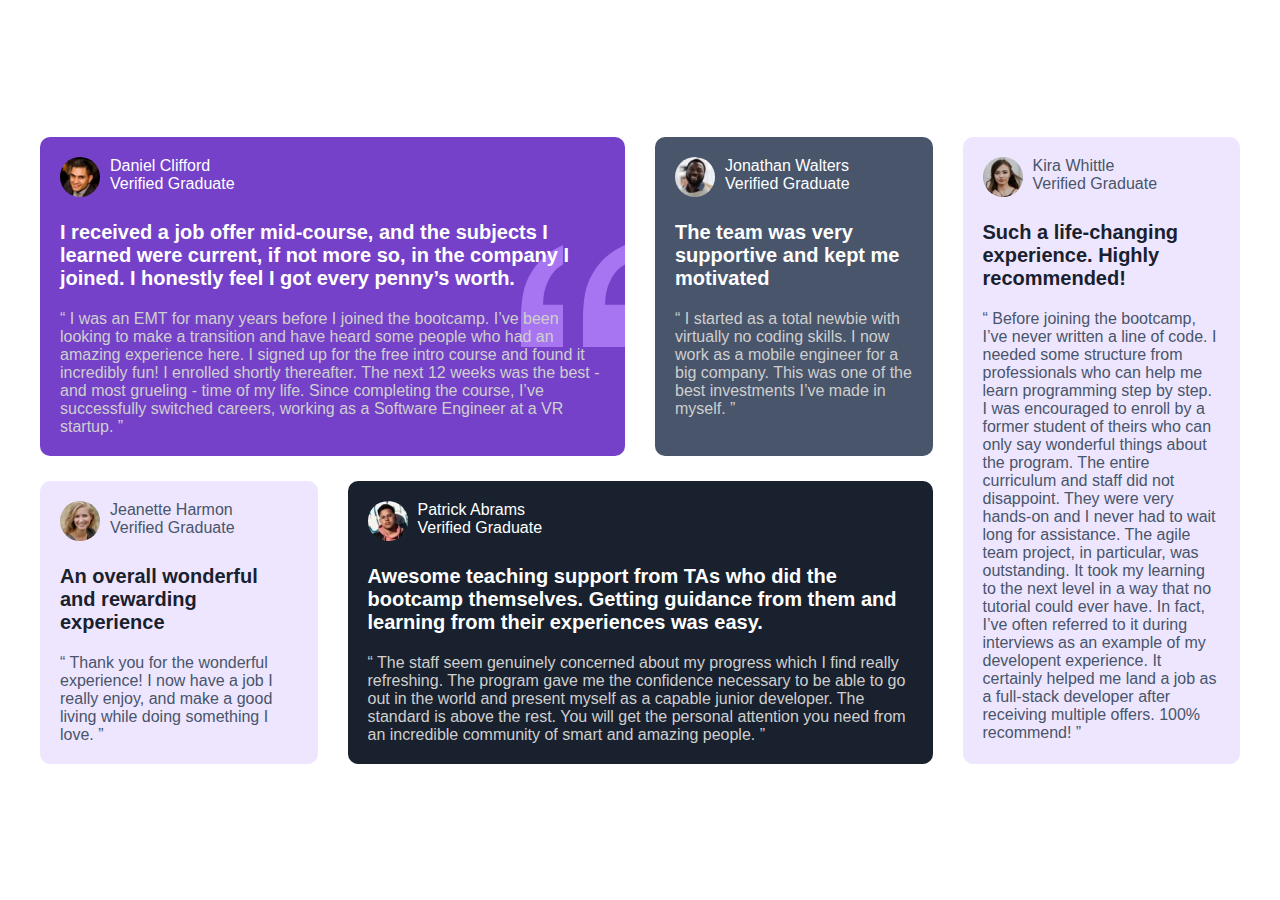
<file: testimonials-grid-section-main/index.html>
<!DOCTYPE html>
<html lang="en">
<head>
  <meta charset="UTF-8">
  <meta name="viewport" content="width=device-width, initial-scale=1.0">
  <link rel="icon" type="image/png" sizes="32x32" href="./images/favicon-32x32.png">
  <title>Frontend Mentor | [Challenge Name Here]</title>
  <link rel="stylesheet" href="style.css">
</head>
<body>
  <div class="container">
    <div class="box1 x">
      <div class="up1">
        <div class="left1">
          <img src="./images/image-daniel.jpg" alt="pic">
        </div>
        <div class="right1">
          <p>Daniel Clifford</p>
          <p>Verified Graduate</p>
        </div>
      </div>
      <div class="center1">
        <p>I received a job offer mid-course, and the subjects I learned were current, if not more so, 
          in the company I joined. I honestly feel I got every penny’s worth.</p>
      </div>
      <div class="bottom1">
        <p> “ I was an EMT for many years before I joined the bootcamp. I’ve been looking to make a 
            transition and have heard some people who had an amazing experience here. I signed up 
            for the free intro course and found it incredibly fun! I enrolled shortly thereafter. 
            The next 12 weeks was the best - and most grueling - time of my life. Since completing 
            the course, I’ve successfully switched careers, working as a Software Engineer at a VR startup. ”</p>
      </div>
    </div>
    <div class="box2 x">
      <div class="up2">
        <div class="left2">
          <img src="./images/image-jonathan.jpg" alt="pic">
        </div>
        <div class="right2">
          <p>Jonathan Walters</p>
          <p>Verified Graduate</p>
        </div>
      </div>
      <div class="center2">
        <p>The team was very supportive and kept me motivated</p>
      </div>
      <div class="bottom2">
        <p>  “ I started as a total newbie with virtually no coding skills. I now work as a mobile engineer 
            for a big company. This was one of the best investments I’ve made in myself. ”</p>
      </div>
    </div>
    
    <div class="box4 x">
      <div class="up4">
        <div class="left4">
          <img src="./images/image-jeanette.jpg" alt="pic">
        </div>
        <div class="right4">
          <p>Jeanette Harmon</p>
          <p>Verified Graduate</p>
        </div>
      </div>
      <div class="center4">
        <p>An overall wonderful and rewarding experience</p>
      </div>
      <div class="bottom4">
        <p> “ Thank you for the wonderful experience! I now have a job I really enjoy, and make a good living 
            while doing something I love. ”</p>
      </div>
    </div>
    <div class="box5 x">
      <div class="up5">
        <div class="left5">
          <img src="./images/image-patrick.jpg" alt="pic">
        </div>
        <div class="right5">
          <p>Patrick Abrams</p>
          <p>Verified Graduate</p>
        </div>
      </div>
      <div class="center5">
        <p>Awesome teaching support from TAs who did the bootcamp themselves. Getting guidance from them and 
           learning from their experiences was easy.</p>
      </div>
      <div class="bottom5">
        <p>“ The staff seem genuinely concerned about my progress which I find really refreshing. The program 
            gave me the confidence necessary to be able to go out in the world and present myself as a capable 
            junior developer. The standard is above the rest. You will get the personal attention you need from 
            an incredible community of smart and amazing people. ”</p>
      </div>
    </div>
    <div class="box3 x">
      <div class="up3">
        <div class="left3">
          <img src="./images/image-kira.jpg" alt="pic">
        </div>
        <div class="right3">
          <p>Kira Whittle</p>
          <p>Verified Graduate</p>
        </div>
      </div>
      <div class="center3">
        <p>Such a life-changing experience. Highly recommended!</p>
      </div>
      <div class="bottom3">
        <p>“ Before joining the bootcamp, I’ve never written a line of code. I needed some structure from 
            professionals who can help me learn programming step by step. I was encouraged to enroll by a former 
            student of theirs who can only say wonderful things about the program. The entire curriculum and staff 
            did not disappoint. They were very hands-on and I never had to wait long for assistance. The agile team 
            project, in particular, was outstanding. It took my learning to the next level in a way that no tutorial 
            could ever have. In fact, I’ve often referred to it during interviews as an example of my developent 
            experience. It certainly helped me land a job as a full-stack developer after receiving multiple offers. 
            100% recommend! ”</p>
      </div>
    </div>
  </div>
  
</body>
</html>
</file>
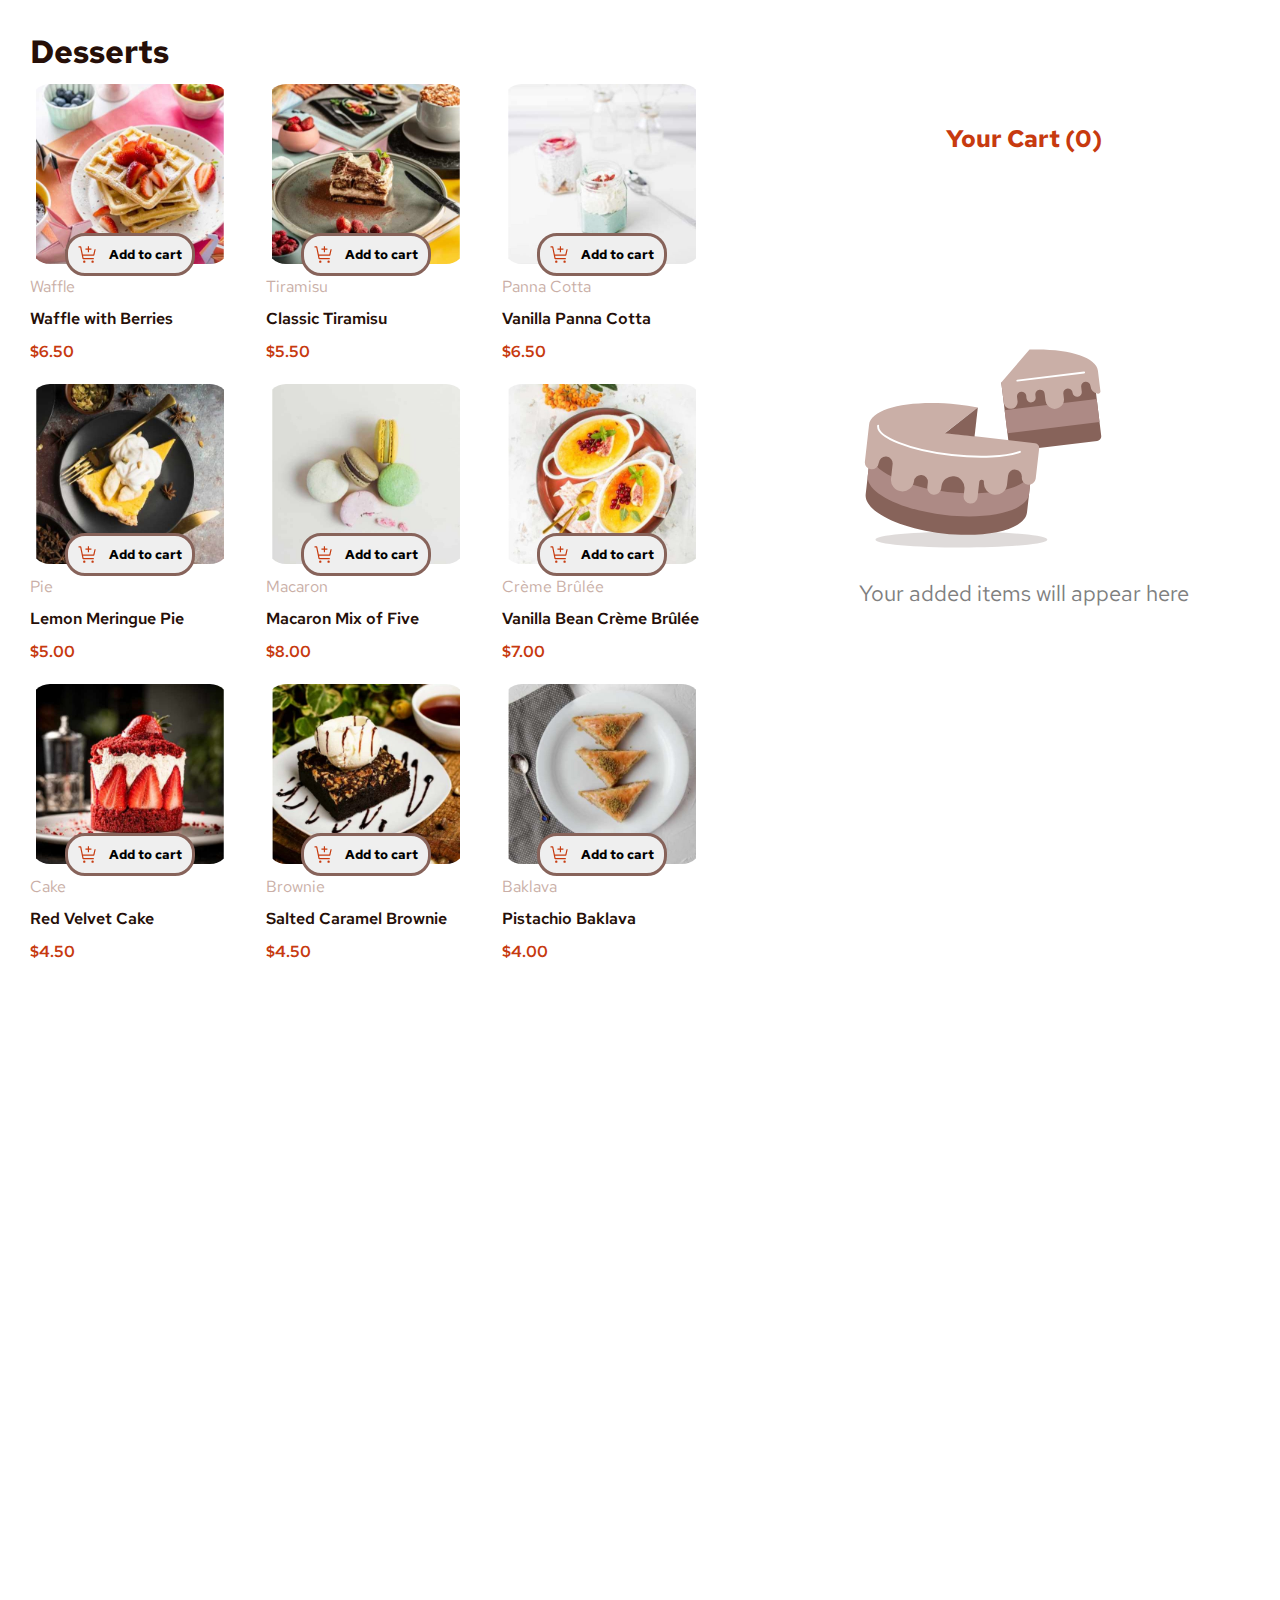
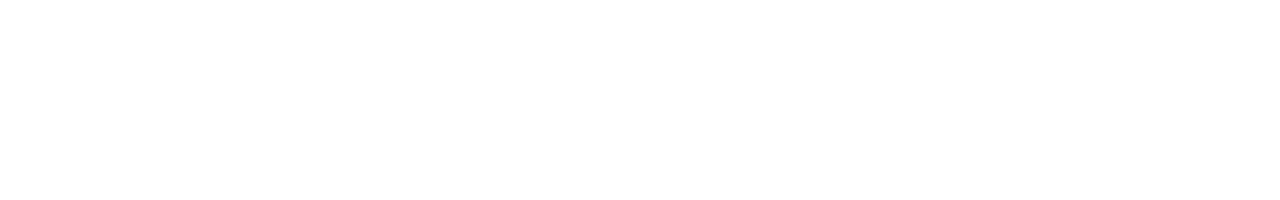
<file: product-list-with-cart-main/product-list-with-cart-main/index.html>
<!DOCTYPE html>
<html lang="en">
<head>
  <meta charset="UTF-8">
  <meta name="viewport" content="width=device-width, initial-scale=1.0"> 
  <link rel="icon" type="image/png" sizes="32x32" href="./assets/images/favicon-32x32.png">
  <title>Frontend Mentor | Product list with cart</title>
  <link rel="stylesheet" href="./style1.css">
</head>
<body>
  <main>
    <div class="container">
      <div class="left">
        <div class="heading">
          <h1>Desserts</h1>
        </div>
          <div class="meals">
            <div class="card x1">
              <div class="top1">
                <button> <img src="./assets/images/icon-add-to-cart.svg"> Add to cart</button>
              </div>
              <p class="p1">Waffle</p>
              <p class="p2">Waffle with Berries</p>
              <p class="p3">$6.50</p>
            </div>
          

            <div class="card x2">
              <div class="top2">
                <button> <img src="./assets/images/icon-add-to-cart.svg"> Add to cart</button>
              </div>
              <p class="p1">Tiramisu</p>
              <p class="p2">Classic Tiramisu</p>
              <p class="p3">$5.50</p>
            </div>
            

            <div class="card x3">
              <div class="top3">
                <button> <img src="./assets/images/icon-add-to-cart.svg"> Add to cart</button>
              </div>
              <p class="p1">Panna Cotta</p>
              <p class="p2">Vanilla Panna Cotta</p>
              <p class="p3">$6.50</p>
            </div>
            

            <div class="card x4">
              <div class="top4">
                <button> <img src="./assets/images/icon-add-to-cart.svg"> Add to cart</button>
              </div>
              <p class="p1">Pie</p>
              <p class="p2">Lemon Meringue Pie</p>
              <p class="p3">$5.00</p>
            </div>
            

            <div class="card x5">
              <div class="top5">
                <button> <img src="./assets/images/icon-add-to-cart.svg"> Add to cart</button>
              </div>
              <p class="p1">Macaron</p>
              <p class="p2">Macaron Mix of Five</p>
              <p class="p3">$8.00</p>
            </div>
            

            <div class="card x6">
              <div class="top6">
                <button> <img src="./assets/images/icon-add-to-cart.svg"> Add to cart</button>
              </div>
              <p class="p1">Crème Brûlée</p>
              <p class="p2">Vanilla Bean Crème Brûlée</p>
              <p class="p3">$7.00</p>
            </div>
            

            <div class="card x7">
              <div class="top7">
                <button> <img src="./assets/images/icon-add-to-cart.svg"> Add to cart</button>
              </div>
              <p class="p1">Cake</p>
              <p class="p2">Red Velvet Cake</p>
              <p class="p3">$4.50</p>
            </div>
            

            <div class="card x8">
              <div class="top8">
                <button> <img src="./assets/images/icon-add-to-cart.svg"> Add to cart</button>
              </div>
              <p class="p1">Brownie</p>
              <p class="p2">Salted Caramel Brownie</p>
              <p class="p3">$4.50</p>
            </div>
            

            <div class="card x9">
              <div class="top9">
                <button> <img src="./assets/images/icon-add-to-cart.svg"> Add to cart</button>
              </div>
              <p class="p1">Baklava</p>
              <p class="p2">Pistachio Baklava</p>
              <p class="p3">$4.00</p>
            </div>
          </div>
      </div>



      <div class="right">
        <div class="heading2">
          <h2>Your Cart (<span>0</span>)</h2>
        </div>
        <div class="cart">
          <img src="./assets/images/illustration-empty-cart.svg" alt="pic">
          <p id="txt1">Your added items will appear here</p>
        </div>
      </div>
    </div>
  </main>


</body>
</html>
</file>
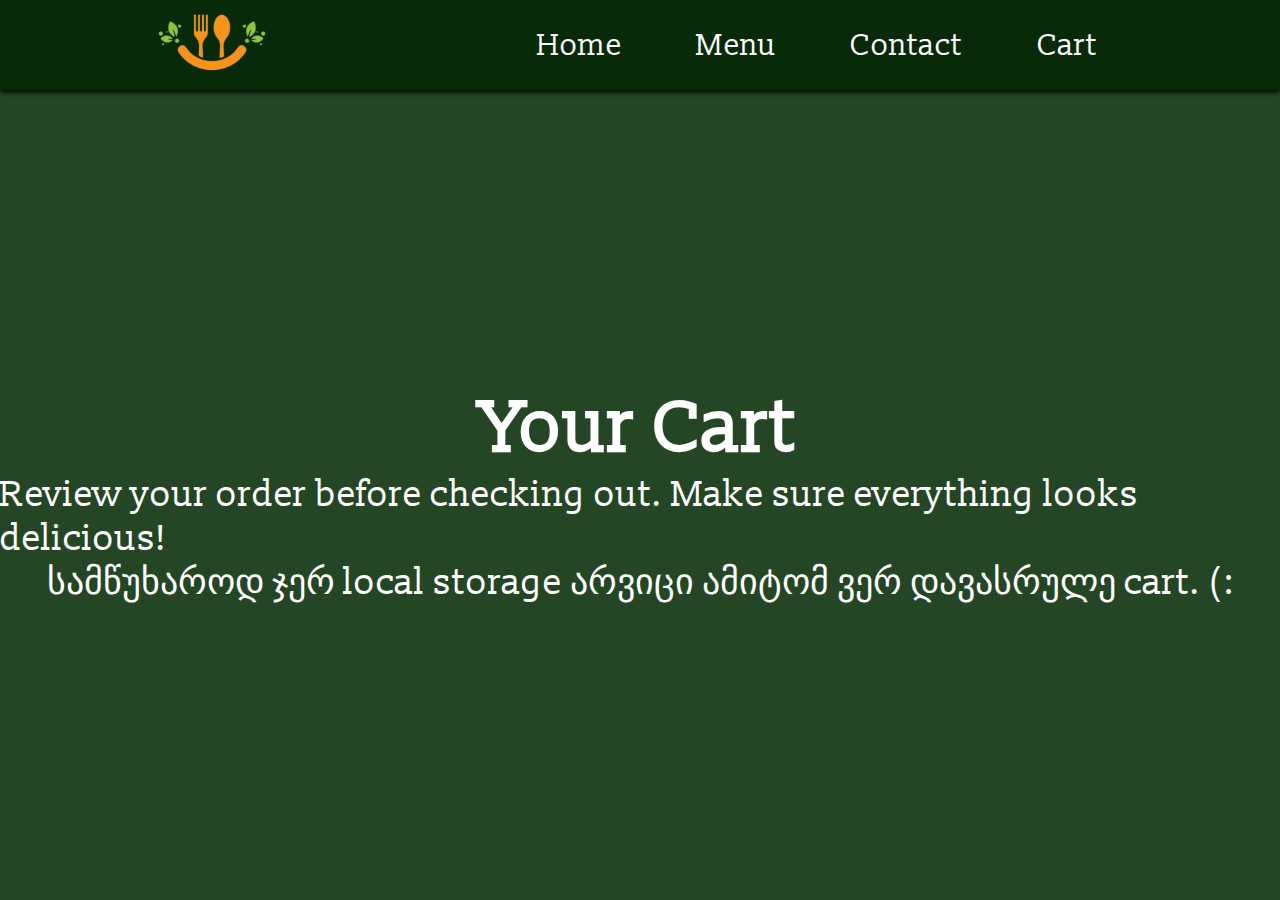
<file: mentor exams/cafe/cart.html>
<!DOCTYPE html>
<html lang="en">
<head>
    <meta charset="UTF-8">
    <meta name="viewport" content="width=device-width, initial-scale=1.0">
    <title>Document</title>
    <link rel="stylesheet" href="./CSS/style4.css">
</head>
<body>
    <header>
        <div class="logo">
            <img src="./img/logo.png" alt="logo" id="logo1">
        </div>
        <div class="nav1">
             <nav>
                <a href="./index.html">Home</a>
                <a href="./menu.html">Menu</a>
                <a href="./contact.html">Contact</a>
                <a href="" id="cart1">Cart</a>
            </nav>
        </div>
    </header>

    <main>
        <h1>Your Cart</h1>

        <p>Review your order before checking out. Make sure everything looks delicious!</p>

        <p>სამწუხაროდ ჯერ local storage არვიცი ამიტომ ვერ დავასრულე cart. (:</p>
    </main>
    
</body>
</html>
</file>
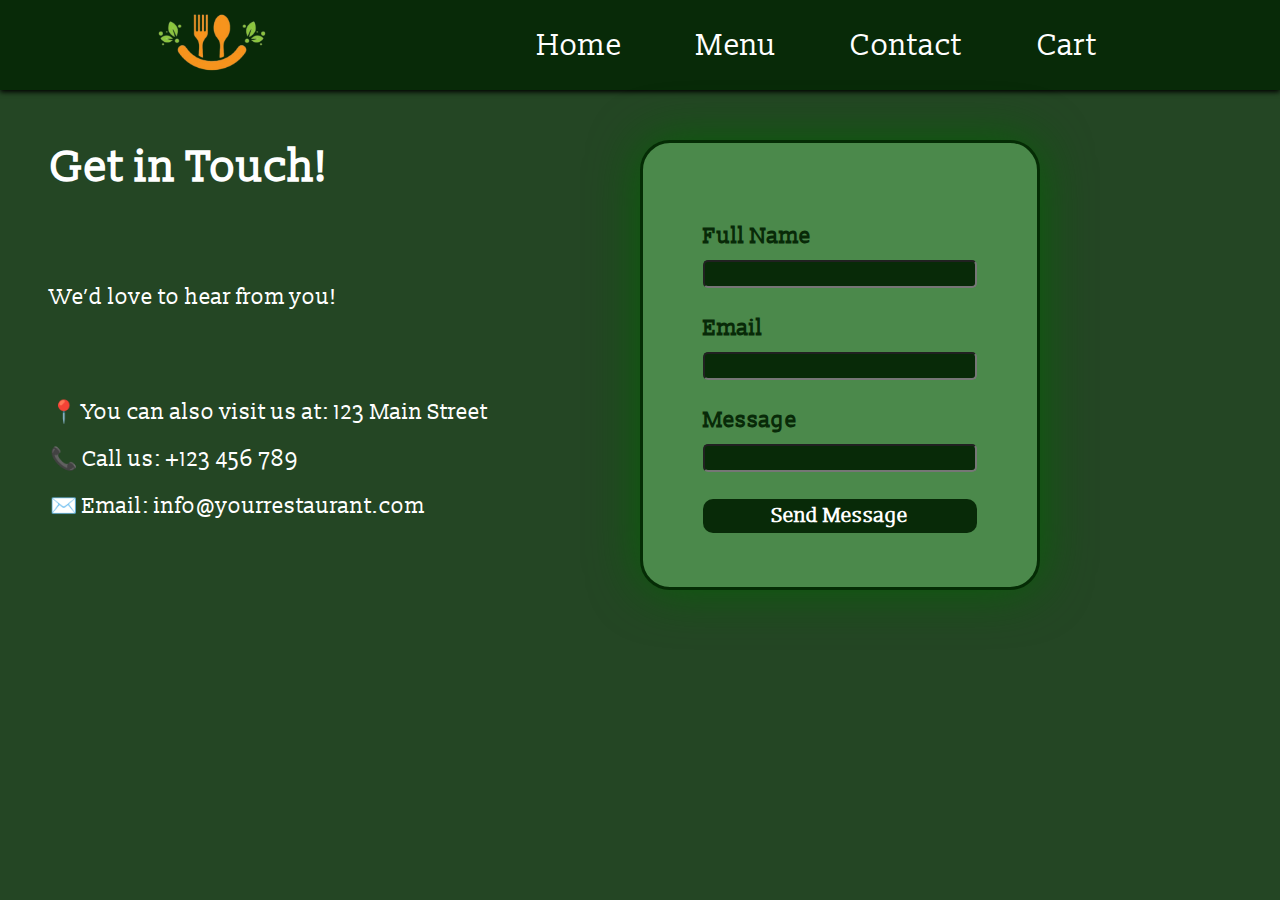
<file: mentor exams/cafe/contact.html>
<!DOCTYPE html>
<html lang="en">
<head>
    <meta charset="UTF-8">
    <meta name="viewport" content="width=device-width, initial-scale=1.0">
    <title>Document</title>
    <link rel="stylesheet" href="./CSS/style3.css">
</head>
<body>
    <header>
        <div class="logo">
            <img src="./img/logo.png" alt="logo" id="logo1">
        </div>
        <div class="nav1">
             <nav>
                <a href="./index.html">Home</a>
                <a href="./menu.html">Menu</a>
                <a href="#">Contact</a>
                <a href="./cart.html">Cart</a>
            </nav>
        </div>
    </header>

    <main>
        <div class="left">
            <h1>Get in Touch!</h1>
            <div class="up">
                <p>We’d love to hear from you!</p>
            </div>
            <div class="bottom">
                <p>📍 You can also visit us at: 123 Main Street</p>
                <p>📞 Call us: +123 456 789</p>
                <p>✉️ Email: info@yourrestaurant.com</p>
            </div>
        </div>
        <div class="right">
            <form>
                <label for="f1">Full Name</label>
                <input type="text" id="f1" required> <br>

                <label for="f2">Email</label>
                <input type="email" id="f2" required> <br>

                <label for="f3">Message</label>
                <input type="text" id="f3" required> <br>

                <button type="submit" id="btn2">Send Message</button>

            </form>
        </div>
    </main>
    
</body>
</html>
</file>
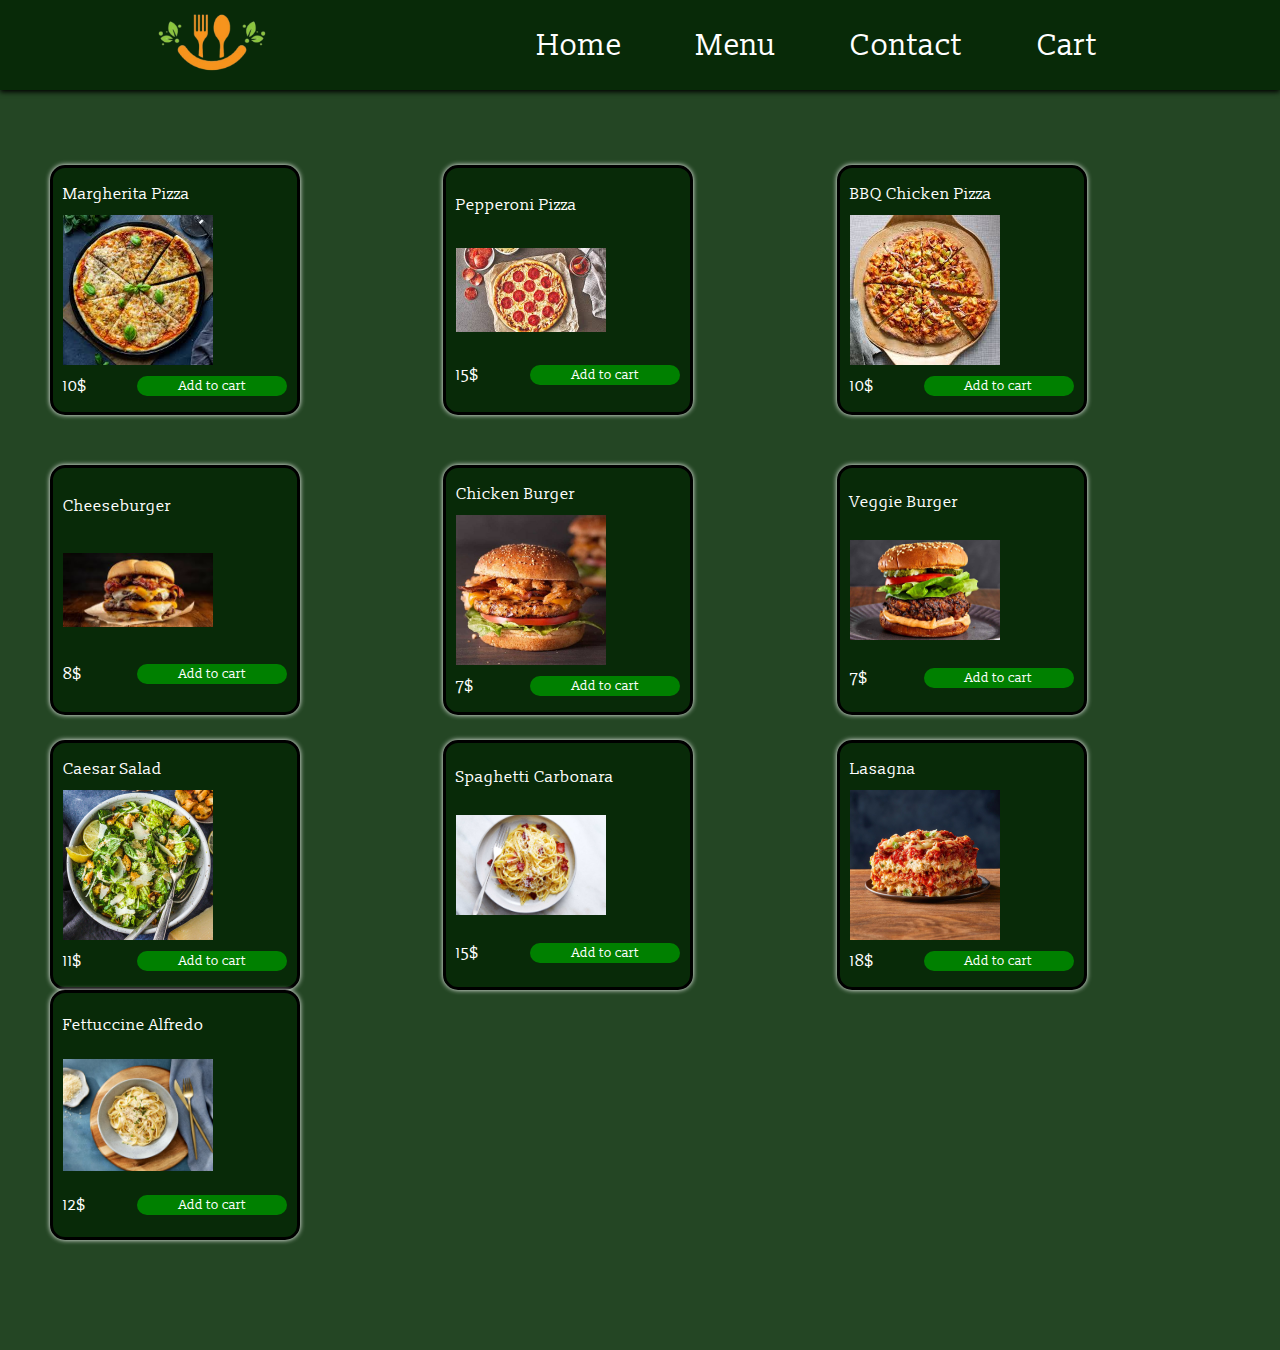
<file: mentor exams/cafe/menu.html>
<!DOCTYPE html>
<html lang="en">
<head>
    <meta charset="UTF-8">
    <meta name="viewport" content="width=device-width, initial-scale=1.0">
    <title>Menu</title>
    <link rel="stylesheet" href="./CSS/style2.css">
</head>
<body>
    <header>
        <div class="logo">
            <img src="./img/logo.png" alt="logo" id="logo1">
        </div>
        <div class="nav1">
             <nav>
                <a href="./index.html">Home</a>
                <a href="#">Menu</a>
                <a href="./contact.html">Contact</a>
                <a href="./cart.html">Cart</a>
            </nav>
        </div>
    </header>

    <main>

        <div class="card">
            <p class="title2">Margherita Pizza</p>
            <img src="./img/cdpic1.jpg" alt="" class="cardimg">
            <div class="combined">
                <p class="price">10$</p>
                <button class="btn1">Add to cart</button>
            </div>
        </div>

        <div class="card">
            <p class="title2">Pepperoni Pizza</p>
            <img src="./img/cdpic2.jpg" alt="" class="cardimg">
            <div class="combined">
                <p class="price">15$</p>
                <button class="btn1">Add to cart</button>
            </div>
        </div>

        <div class="card">
            <p class="title2">BBQ Chicken Pizza</p>
            <img src="./img/cdpic3.jpg" alt="" class="cardimg">
            <div class="combined">
                <p class="price">10$</p>
                <button class="btn1">Add to cart</button>
            </div>
        </div>

        <div class="card">
            <p class="title2">Cheeseburger</p>
            <img src="./img/cdpic4.jpg" alt="" class="cardimg">
            <div class="combined">
                <p class="price">8$</p>
                <button class="btn1">Add to cart</button>
            </div>
        </div>

        <div class="card">
            <p class="title2">Chicken Burger</p>
            <img src="./img/cdpic5.jpg" alt="" class="cardimg">
            <div class="combined">
                <p class="price">7$</p>
                <button class="btn1">Add to cart</button>
            </div>
        </div>

        <div class="card">
            <p class="title2">Veggie Burger</p>
            <img src="./img/cdpic6.jpg" alt="" class="cardimg">
            <div class="combined">
                <p class="price">7$</p>
                <button class="btn1">Add to cart</button>
            </div>
        </div>

        <div class="card">
            <p class="title2">Caesar Salad</p>
            <img src="./img/cdpic7.jpg" alt="" class="cardimg">
            <div class="combined">
                <p class="price">11$</p>
                <button class="btn1">Add to cart</button>
            </div>
        </div>

        <div class="card">
            <p class="title2">Spaghetti Carbonara</p>
            <img src="./img/cdpic8.jpg" alt="14$" class="cardimg">
            <div class="combined">
                <p class="price">15$</p>
                <button class="btn1">Add to cart</button>
            </div>
        </div>

        <div class="card">
            <p class="title2">Lasagna</p>
            <img src="./img/cdpic9.jpg" alt="" class="cardimg">
            <div class="combined">
                <p class="price">18$</p>
                <button class="btn1">Add to cart</button>
            </div>
        </div>

        <div class="card">
            <p class="title2">Fettuccine Alfredo</p>
            <img src="./img/cdpic10.jpg" alt="" class="cardimg">
            <div class="combined">
                <p class="price">12$</p>
                <button class="btn1">Add to cart</button>
            </div>
        </div>


    </main>
</body>
</html>
</file>
<file: testimonials-grid-section-main/style.css>
*{
    margin: 0;
    padding: 0;
    box-sizing: border-box;
    font-family: sans-serif;
}

body{
    height: 100vh;
    display: flex;
    justify-content: center;
    align-items: center;
}

.container{
    width: 1200px;
    display: grid;
    column-gap: 30px;
    row-gap: 25px;
    grid-template-columns: repeat(4, 1fr);
    grid-template-rows: repeat(2, min-content);
}

.x{
    gap: 20px;
    padding: 20px;
    border-radius: 10px;
    box-shadow: 0 4px 8px black 0.1;
    display: flex;
    flex-direction: column;
}

.up1, .up2, .up3, .up4, .up5{
    display: flex;
    gap: 10px;
}



img{
    border-radius: 50%;
    width: 40px;
}

.box1{
    background-image: url("./images/bg-pattern-quotation.svg");
    background-repeat: no-repeat;
    background-position:right;
    grid-column: 1/3;
    background-color: hsl(263, 55%, 52%);
}

.box2{
    grid-column: 3/4;
    background-color: hsl(217, 19%, 35%);
}

.box3{
    grid-row: 1/-1;
    grid-column: 4/5;
    background-color: hsl(260, 100%, 95%);
}

.box4{
    grid-column: 1/2;
    grid-row: 2/3;
    background-color: hsl(260, 100%, 95%);
}

.box5{
    grid-column: 2/4;
    grid-row: 2/3;
    background-color: hsl(219, 29%, 14%);
}

.center1, .center2, .center5{
    color: white;
    font-size: 20px;
    font-weight: 700;
}

.up1, .up2, .up5{
    color: white;
}

.bottom1, .bottom2, .bottom5{
    color: hsl(0, 0%, 81%);
}

.center3, .center4{
    font-size: 20px;
    font-weight: 700;
    color: hsl(219, 29%, 14%);
}

.up3, .up4{
    color: hsl(217, 19%, 35%) ;
}

.bottom3, .bottom4{
    color: hsl(217, 19%, 35%);
}


@media (max-width: 1100px) {
    .container {
        grid-template-columns: repeat(3,1fr);
        grid-template-rows: repeat(3, min-content);
        width: 90%;
    }
    
    .box1{
        grid-column: 1/3;
    }

    .box2{
        grid-column: 3/4;
    }

    .box3{
        grid-row: 1/-1;
        grid-column: 4/5;
    }

    .box4{
        grid-column: 1/2;
        grid-row: 2/3;
    }

    .box5{
        grid-column: 2/4;
        grid-row: 2/3;
    }
}

@media (max-width: 850px) {
    .container{
        grid-template-columns: repeat(auto-fill, minmax(50%, 1fr));
        grid-template-rows: minmax(auto,auto);
    }

    .x{
        grid-row: unset;
        grid-column: unset;
    }
}
</file>
<file: product-list-with-cart-main/product-list-with-cart-main/style1.css>
@import url('https://fonts.googleapis.com/css2?family=Red+Hat+Text:ital,wght@0,300..700;1,300..700&display=swap');

*{
    font-family:"Red Hat Text";
    margin: 0;
    padding: 0;
    box-sizing: border-box;
}


body{
    height: 200vh;
    width: 100%;
    display: flex;
    justify-content: center;
    align-items: center;
}

main{
    height: 200vh;
    width: 100%;
}

.container{
    height: 200vh;
    width: 100%;
    display: flex;
}

.left{
    padding: 30px;
    height: 200vh;
    width: 60%;
}

.right{
    padding: 30px;
    height: 100vh;
    width: 40%;
    display: flex;
    flex-direction: column;
    align-items: center;
    justify-content: center;
    
}

.right div{
    margin-bottom: 170px;
}

.right img{
    width: 250px;

}

.meals{
    display: grid;
    grid-template-columns: repeat(3,1fr);
    grid-template-rows: repeat(3,1fr);
}

.heading{
    font-weight: 700;
    color: hsl(14, 65%, 9%);
}

.heading2{
    font-weight: 700;
    color: hsl(14, 86%, 42%);
}

#txt1{
    font-size: 22px;
    color: gray;
}







.card{
    border-radius: 10px;
    height: 300px;
    width: 200px;
    display: flex;
    flex-direction: column;
    justify-content: space-evenly;
    
}

.card button{
    font-weight: 700;
    border-radius: 20px;
    padding: 9px 5px;
    width: 130px;
    cursor: pointer;
    display: flex;
    justify-content: space-around;
    align-items: center;
    align-self: center;
    margin-top: 160px;
    border: 3px solid hsl(12, 20%, 44%);
    transition: 0.3s;
    
}

.card button:hover{
    color: hsl(14, 86%, 42%);
    border: 3px solid hsl(14, 86%, 42%);

}

.card button img{
    width: 20px;
}

.p1{
    color: hsl(14, 25%, 72%);
    
}

.p2{
    color: hsl(14, 65%, 9%);
    font-weight: 600;
}

.p3{
    color: hsl(14, 86%, 42%);
    font-weight: 600;
}







.top1{
    display: flex;
    justify-content: center;
    border-radius: 20px;
    height: 60%;
    width: 100%;
    background-image: url("./assets/images/image-waffle-desktop.jpg");
    background-size: contain;
    background-repeat: no-repeat;
    background-position: center;
}

.top2{
    display: flex;
    justify-content: center;
    border-radius: 20px;
    height: 60%;
    width: 100%;
    background-image: url("./assets/images/image-tiramisu-desktop.jpg");
    background-size: contain;
    background-repeat: no-repeat;
    background-position: center;
}

.top3{
    display: flex;
    justify-content: center;
    border-radius: 20px;
    height: 60%;
    width: 100%;
    background-image: url("./assets/images/image-panna-cotta-desktop.jpg");
    background-size: contain;
    background-repeat: no-repeat;
    background-position: center;
}

.top4{
    display: flex;
    justify-content: center;
    border-radius: 20px;
    height: 60%;
    width: 100%;
    background-image: url("./assets/images/image-meringue-desktop.jpg");
    background-size: contain;
    background-repeat: no-repeat;
    background-position: center;
}

.top5{
    display: flex;
    justify-content: center;
    border-radius: 20px;
    height: 60%;
    width: 100%;
    background-image: url("./assets/images/image-macaron-desktop.jpg");
    background-size: contain;
    background-repeat: no-repeat;
    background-position: center;
}

.top6{
    display: flex;
    justify-content: center;
    border-radius: 20px;
    height: 60%;
    width: 100%;
    background-image: url("./assets/images/image-creme-brulee-desktop.jpg");
    background-size: contain;
    background-repeat: no-repeat;
    background-position: center;
}

.top7{
    display: flex;
    justify-content: center;
    border-radius: 20px;
    height: 60%;
    width: 100%;
    background-image: url("./assets/images/image-cake-desktop.jpg");
    background-size: contain;
    background-repeat: no-repeat;
    background-position: center;
}

.top8{
    display: flex;
    justify-content: center;
    border-radius: 20px;
    height: 60%;
    width: 100%;
    background-image: url("./assets/images/image-brownie-desktop.jpg");
    background-size: contain;
    background-repeat: no-repeat;
    background-position: center;
}

.top9{
    display: flex;
    justify-content: center;
    border-radius: 20px;
    height: 60%;
    width: 100%;
    background-image: url("./assets/images/image-baklava-desktop.jpg");
    background-size: contain;
    background-repeat: no-repeat;
    background-position: center;
}

@media (max-width: 1200px){
    .container{
        display: block;
    }
}

@media (max-width: 600px ){
    
    .heading{
        font-size: 20px;
    }

    .heading2{
        font-size: 18px;
    }
    .meals{
        grid-template-columns: repeat(2,1fr);
        grid-template-rows: repeat(1fr);

    }
}

@media (max-width: 480px){
    .meals{
        grid-template-columns: repeat(1,1fr);
        grid-template-rows: repeat(1fr);

    }
}
</file>
<file: mentor exams/cafe/CSS/style4.css>
@import url('https://fonts.googleapis.com/css2?family=Slabo+13px&display=swap');

*{
    font-family: "Slabo 13px", serif; ;
    margin: 0;
    padding: 0;
    box-sizing: border-box;
}

body{
    height: 100vh;
    width: 100%;
    background-color: rgb(36, 70, 36);
    
    
    

}

header{
    
    display: flex;
    justify-content: space-around;
    align-items: center;
    height: 10vh;
    background-color: rgb(8, 42, 8);
    box-shadow: 0px 2px 5px black;

}

#logo1{
    width: 200px;
}



.nav1 a{
    margin-right: 70px;
    text-decoration: none;
    color: white;
    font-size: 30px;
    transition: 0.3s;

}

.nav1 a:hover{
    color: rgb(76, 147, 76);
    
}

main{
    height: 90vh;
    color: white;
    font-size: 36px;
    display: flex;
    flex-direction: column;
    justify-content: center;
    align-items: center;
}
</file>
<file: mentor exams/cafe/CSS/style3.css>
@import url('https://fonts.googleapis.com/css2?family=Slabo+13px&display=swap');

*{
    font-family: "Slabo 13px", serif; ;
    margin: 0;
    padding: 0;
    box-sizing: border-box;
}

body{
    height: 100vh;
    width: 100%;
    background-color: rgb(36, 70, 36);
}

header{
    
    display: flex;
    justify-content: space-around;
    align-items: center;
    height: 10vh;
    background-color: rgb(8, 42, 8);
    box-shadow: 0px 2px 5px black;
}

#logo1{
    width: 200px;
}



.nav1 a{
    margin-right: 70px;
    text-decoration: none;
    color: white;
    font-size: 30px;
    transition: 0.3s;

}

.nav1 a:hover{
    color: rgb(76, 147, 76);
    
}

main{
    display: flex;
    padding: 50px;
    color: white;
}

.left{
    font-size: 22px;
    height: 400px;
    width: 50%;
    display: flex;
    flex-direction: column;
    justify-content: space-between;
    

}

.bottom p{
    margin-bottom: 20px;
}

.right{
    width: 50%;
    
    
}

form{
    font-size: 22px;
    padding: 80px 60px;
    display: flex;
    flex-direction: column;
    justify-content: space-around;
    color: rgb(8, 42, 8);
    font-weight: 700;
    border-radius: 30px;
    box-shadow: 0px 0px 50px rgb(8, 95, 8);
    background-color: rgb(75, 137, 75);
    height: 450px;
    width: 400px;
    border: 3px solid rgb(5, 44, 5);
}

form input{
    font-size: 20px;
    border-radius: 5px;
    height: 30px;
    background-color:rgb(8, 42, 8) ;
    color:white ;
    font-weight: 500;
    
}

form label{
    margin-bottom: 10px;
}

#btn2{
    border: none;
    cursor: pointer;
    border-radius: 10px;
    color: white;
    background-color: rgb(8, 42, 8);
    font-size: 20px;
    font-weight: 700;
    padding: 5px;
}
</file>
<file: mentor exams/cafe/CSS/style2.css>
@import url('https://fonts.googleapis.com/css2?family=Slabo+13px&display=swap');

*{
    font-family: "Slabo 13px", serif; ;
    margin: 0;
    padding: 0;
    box-sizing: border-box;
}

body{
    height: 150vh;
    width: 100%;
    background-color: rgb(36, 70, 36);
}

header{
    
    display: flex;
    justify-content: space-around;
    align-items: center;
    height: 10vh;
    background-color: rgb(8, 42, 8);
    box-shadow: 0px 2px 5px black;
}

main{
    padding: 50px;
    height: 100vh;
    width: 100%;
    display: flex;
    justify-content: center;
    align-items: center;
}

#logo1{
    width: 200px;
}



.nav1 a{
    margin-right: 70px;
    text-decoration: none;
    color: white;
    font-size: 30px;
    transition: 0.3s;

}

.nav1 a:hover{
    color: rgb(76, 147, 76);
    
}

main{
    display: grid;
    grid-template-columns: repeat(auto-fit, minmax(300px,1fr));
    grid-template-rows: repeat(auto-fit, minmax(300px,1fr));
}

.card{
    color: white;
    background-color:rgb(8, 42, 8) ;
    box-shadow: 0px 0px 5px white;
    border-radius: 15px;
    border: 3px solid black;
    height: 250px;
    width: 250px;
    display: flex;
    flex-direction: column;
    justify-content: space-around;
    padding: 10px;
    
}

.card img{
    width: 150px;
}

.card button{
    width: 150px;
    border: none;
    cursor: pointer;
    border-radius: 10px;
    background-color: green;
    color: white;
    transition: 0.3s;
}

.card button:hover{
    background-color:rgb(17, 77, 17) ;
}

.combined{
    display: flex;
    justify-content: space-between;
}



@media (max-width:600px){
    .nav1 a{
        font-size: 18px;
    }
}

@media (max-width:480px){
    .nav1 a{
        font-size: 12px;
    }
}
</file>
